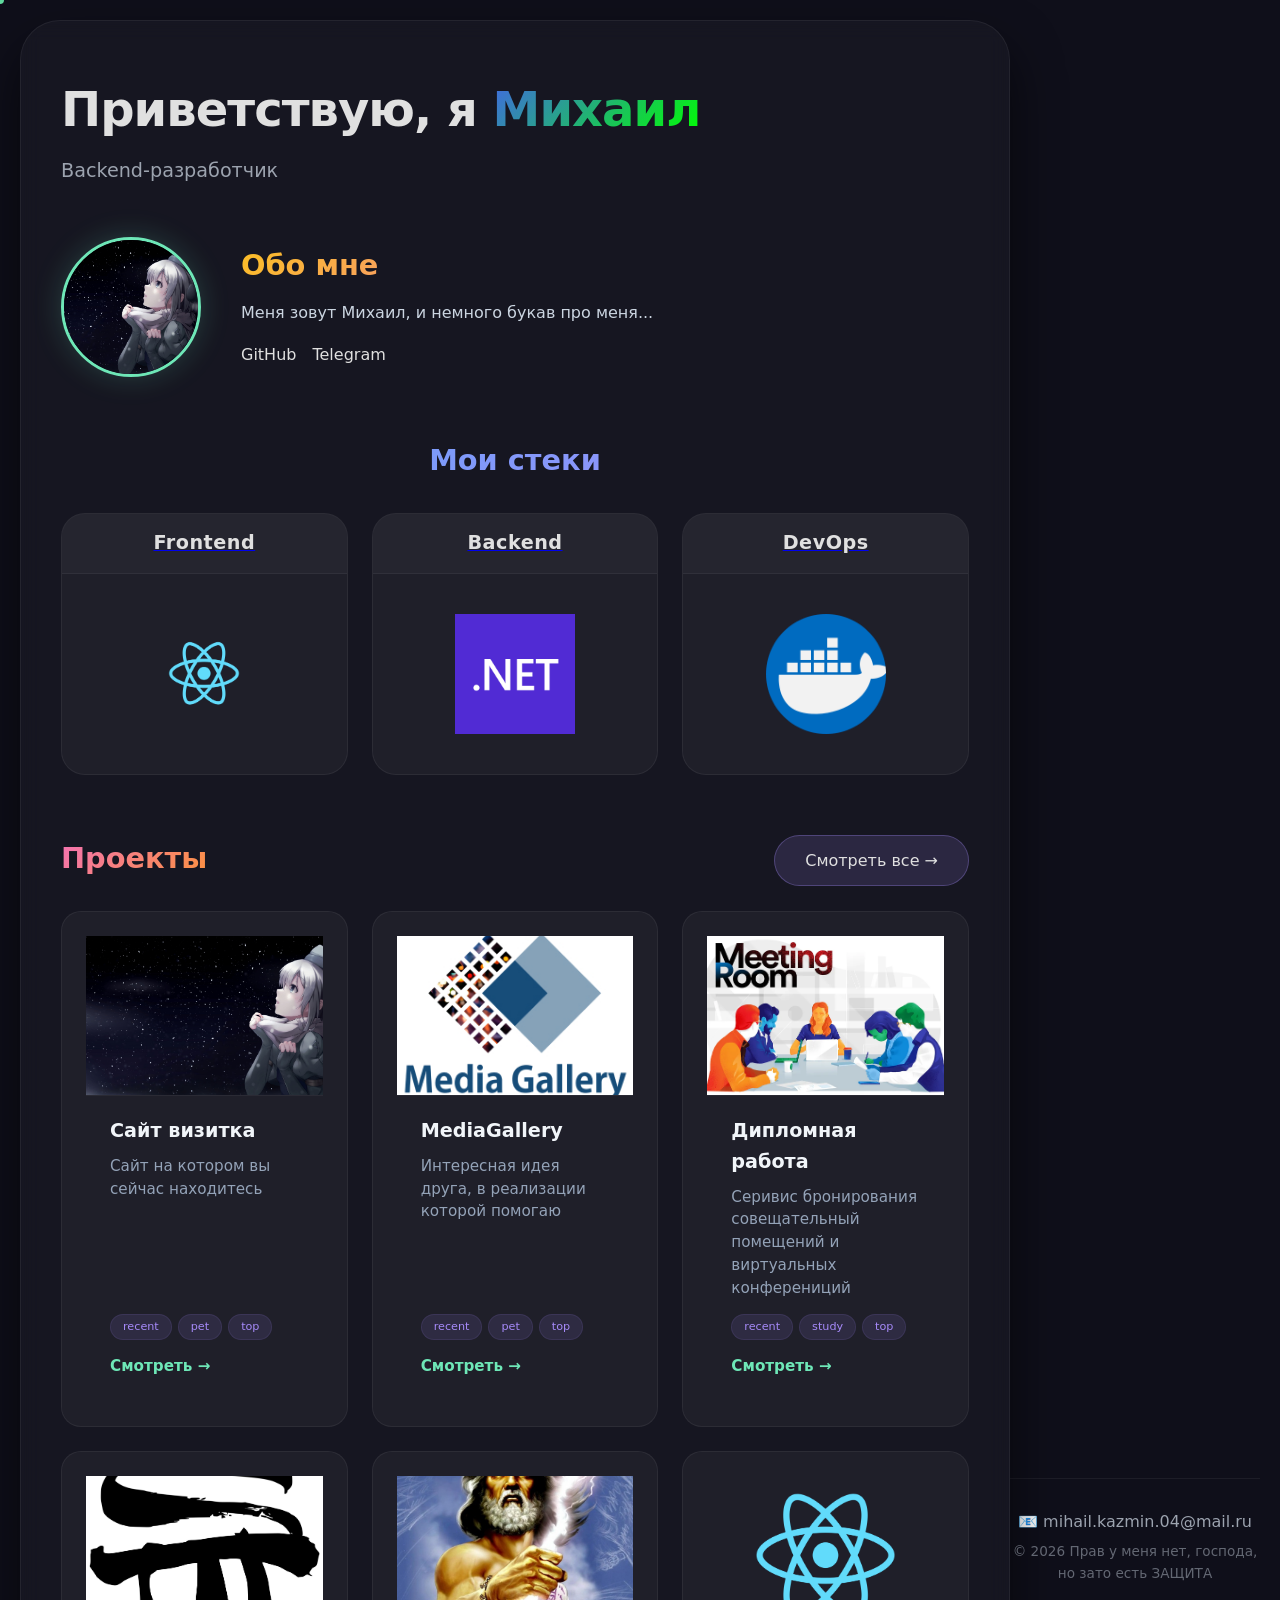
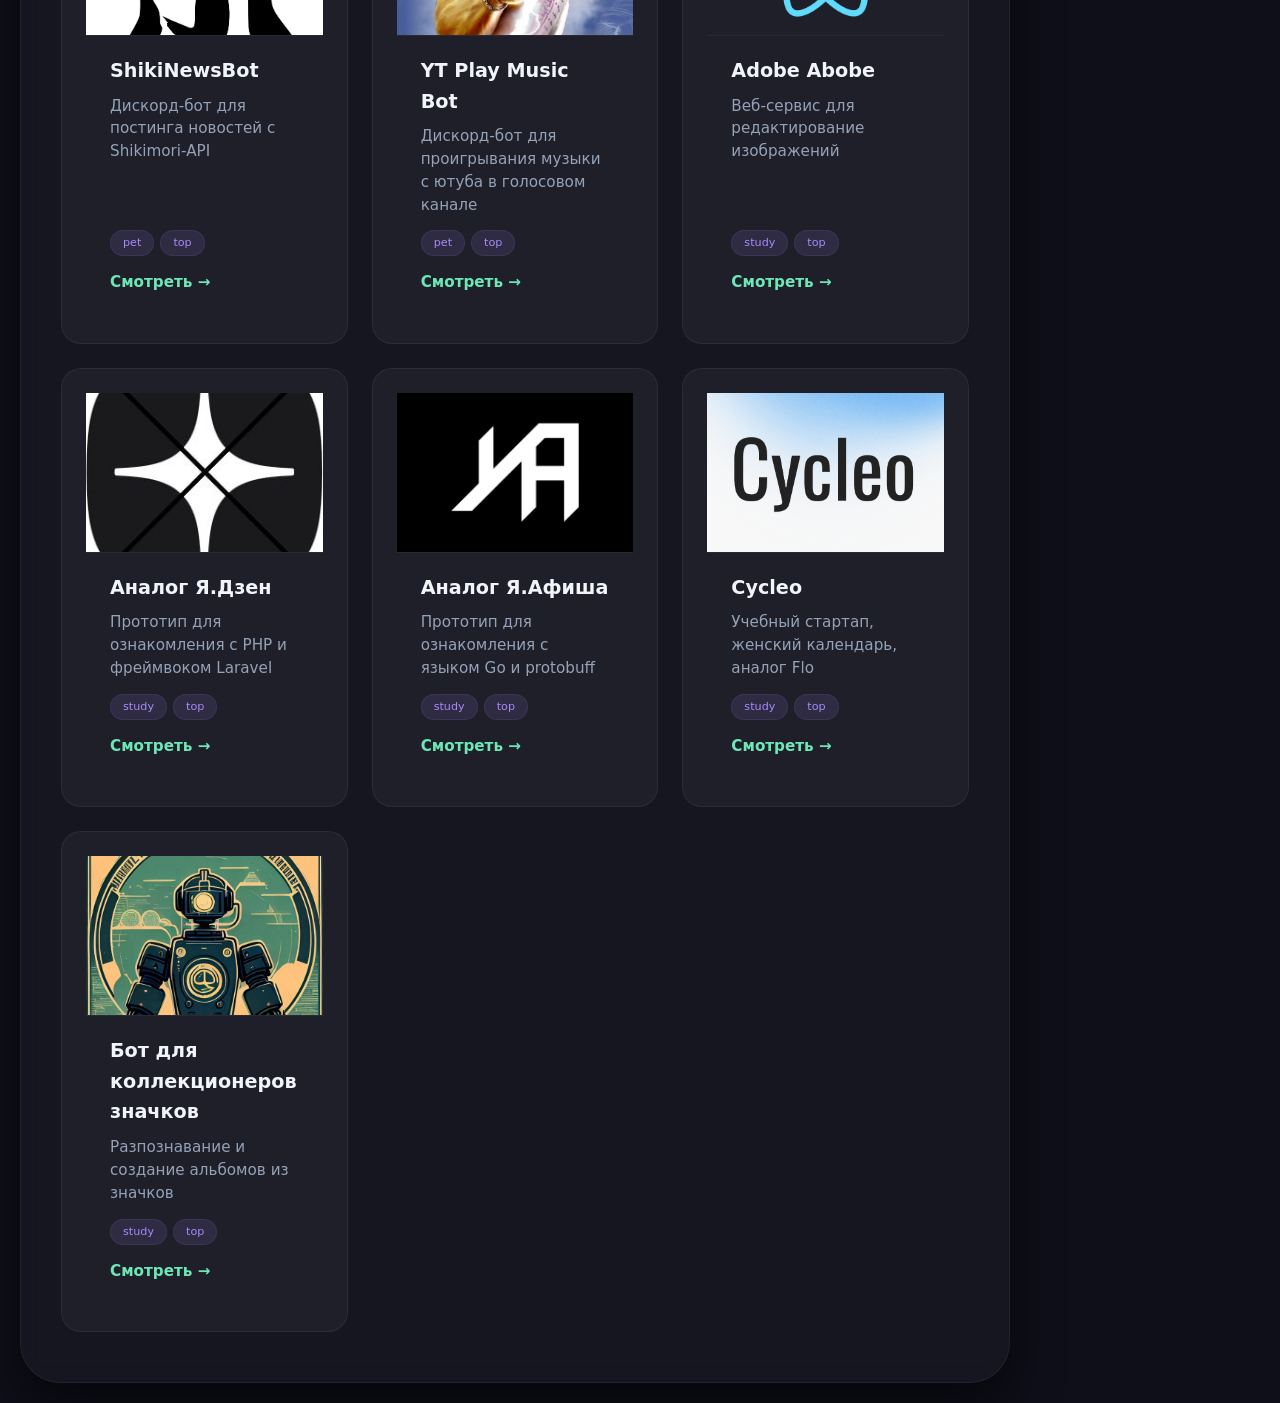
<file: index.html>
﻿<!DOCTYPE html>
<html lang="ru">
<head>
    <meta charset="UTF-8" />
    <meta name="viewport" content="width=device-width, initial-scale=1.0" />

    <link rel="icon" type="image/png" sizes="32x32" href="images/meta/favicon-32x32.png" />
    <link rel="icon" type="image/png" sizes="16x16" href="images/meta/favicon-16x16.png" />
    <!--<link rel="apple-touch-icon" sizes="180x180" href="/apple-touch-icon.png" />-->
    <link rel="manifest" href="data/site.webmanifest" />

    <title>Визитка Mihter</title>
    <meta name="description" content="Backend-разработчик Михаил. Создаю надёжные серверные решения,
          API и базы данных. Пет-проекты и коммерческая разработка." />

    <meta property="og:type" content="website" />
    <meta property="og:url" content="https://mihter.github.io/" />
    <meta property="og:title" content="Визитка Mihter | Михаил | Backend-разработчик" />
    <meta property="og:description" content="Backend-разработчик. .NET, C#, базы и хранилища данных, API.
          Пет-проекты и коммерческая разработка." />
    <meta property="og:image" content="https://mihter.github.io/images/meta/Np5u7EU.jpeg" />

    <meta name="twitter:card" content="summary_large_image" />
    <meta name="twitter:title" content="Mihter | Михаил | Backend-разработчик" />
    <meta name="twitter:description" content="Backend-разработчик. .NET, C#, базы и хранилища данных, API." />
    <meta name="twitter:image" content="https://mihter.github.io/images/meta/Np5u7EU.jpeg" />

    <link rel="stylesheet" href="styles/style.css" />
    <link rel="stylesheet" href="styles/cursor_style.css" />
    <link rel="stylesheet" href="styles/stack_style.css" />
    <link rel="stylesheet" href="styles/projects_style.css" />
    
</head>
<body>
    <script src="scripts/cursor.js"></script>
    <script src="scripts/projects-loader.js"></script>
    <script src="scripts/index-projects.js"></script>
    <div class="custom-cursor">
        <div class="cursor-dot"></div>
        <div class="cursor-ring"></div>
    </div>
    <div class="container">
        <!-- Шапка -->
        <header>
            <h1>Приветствую, я <span>Михаил</span></h1>
            <p class="subtitle">Backend-разработчик</p>
        </header>

        <!-- О себе -->
        <section class="about">
            <img src="images/meta/Np5u7EU.jpeg" alt="Фото профиля" class="avatar" />
            <div class="about-text">
                <h2>Обо мне</h2>
                <p>
                    Меня зовут Михаил, и немного букав про меня...
                </p>
                <div class="social">
                    <a href="https://github.com/Mihter">GitHub</a>
                    <a href="https://t.me/Mihter_2208">Telegram</a>
                </div>
            </div>
        </section>

        <!-- Стеки -->
        <section class="stacks">
            <h2>Мои стеки</h2>
            <div class="stacks-grid">
                <a href="pages/stack.html?stack=frontend" class="stack-link">
                    <div class="stack-card" data-stack="frontend">
                        <div class="stack-header">
                            <h3>Frontend</h3>
                        </div>
                        <div class="stack-image">
                            <img src="images/react.png" />
                        </div>
                    </div>
                </a>
                <a href="pages/stack.html?stack=backend" class="stack-link">
                    <div class="stack-card" data-stack="backend">
                        <div class="stack-header">
                            <h3>Backend</h3>
                        </div>
                        <div class="stack-image">
                            <img src="images/Microsoft_.NET_logo.png" />
                        </div>
                    </div>
                </a>
                <a href="pages/stack.html?stack=devops" class="stack-link">
                    <div class="stack-card" data-stack="devops">
                        <div class="stack-header">
                            <h3>DevOps</h3>
                        </div>
                        <div class="stack-image">
                            <img src="images/docker.png" />
                        </div>
                    </div>
                </a>
            </div>
        </section>

        <!-- Проекты -->
        <section class="projects">
            <div class="projects-header">
                <h2>Проекты</h2>
                <a href="pages/projects.html" class="more-link">Смотреть все →</a>
            </div>
            <div class="projects-grid">
                <!-- сгенерю JS'ом -->
            </div>
        </section>
    </div>
    <!-- Контакты -->
    <footer>
        <p>📧 mihail.kazmin.04@mail.ru</p>
        <p class="copy">© 2026 Прав у меня нет, господа, но зато есть ЗАЩИТА</p>
    </footer>
</body>
</html>
</file>
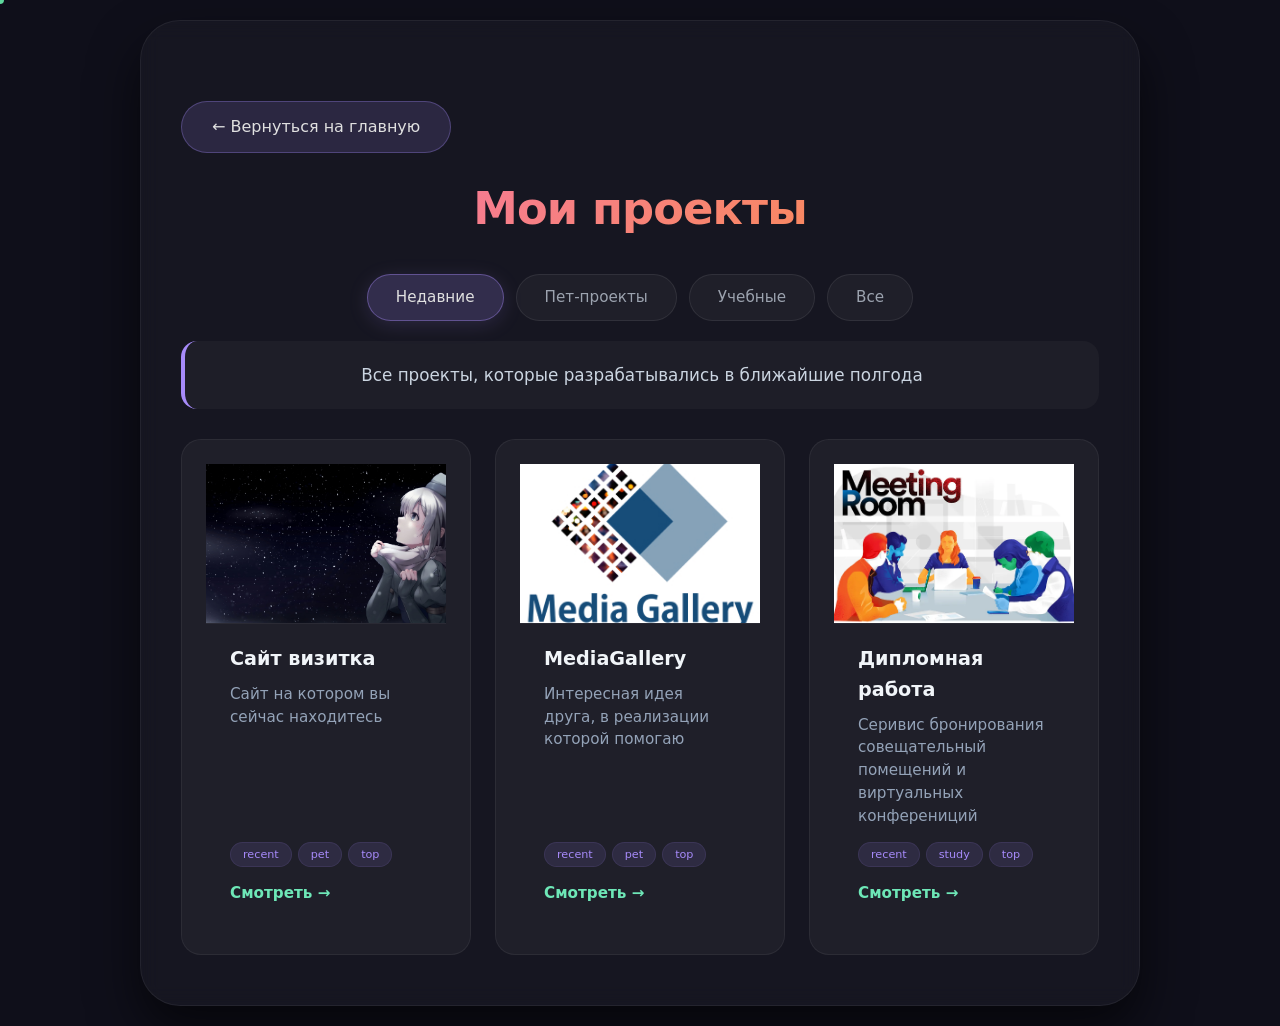
<file: pages/projects.html>
﻿<!DOCTYPE html>
<html lang="ru">
<head>
    <meta charset="UTF-8" />
    <meta name="viewport" content="width=device-width, initial-scale=1.0" />
    <title id="pageTitle">Мои проекты</title>

    <link rel="icon" type="image/png" sizes="32x32" href="../images/meta/favicon-32x32.png" />
    <link rel="icon" type="image/png" sizes="16x16" href="../images/meta/favicon-16x16.png" />

    <link rel="stylesheet" href="../styles/style.css" />
    <link rel="stylesheet" href="../styles/cursor_style.css" />
    <link rel="stylesheet" href="../styles/stack_style.css" />
    <link rel="stylesheet" href="../styles/projects_style.css" />
</head>
<body>
    <script src="../scripts/cursor.js"></script>
    <script src="../scripts/projects-loader.js"></script>
    <script src="../scripts/projects.js"></script>
    <div class="custom-cursor">
        <div class="cursor-dot"></div>
        <div class="cursor-ring"></div>
    </div>
    <div class="container" id="app">
        <!-- весь контент генерирует файл projects.js с учётом projects.json -->
        <div id="content"></div>
    </div>
</body>
</html>
</file>
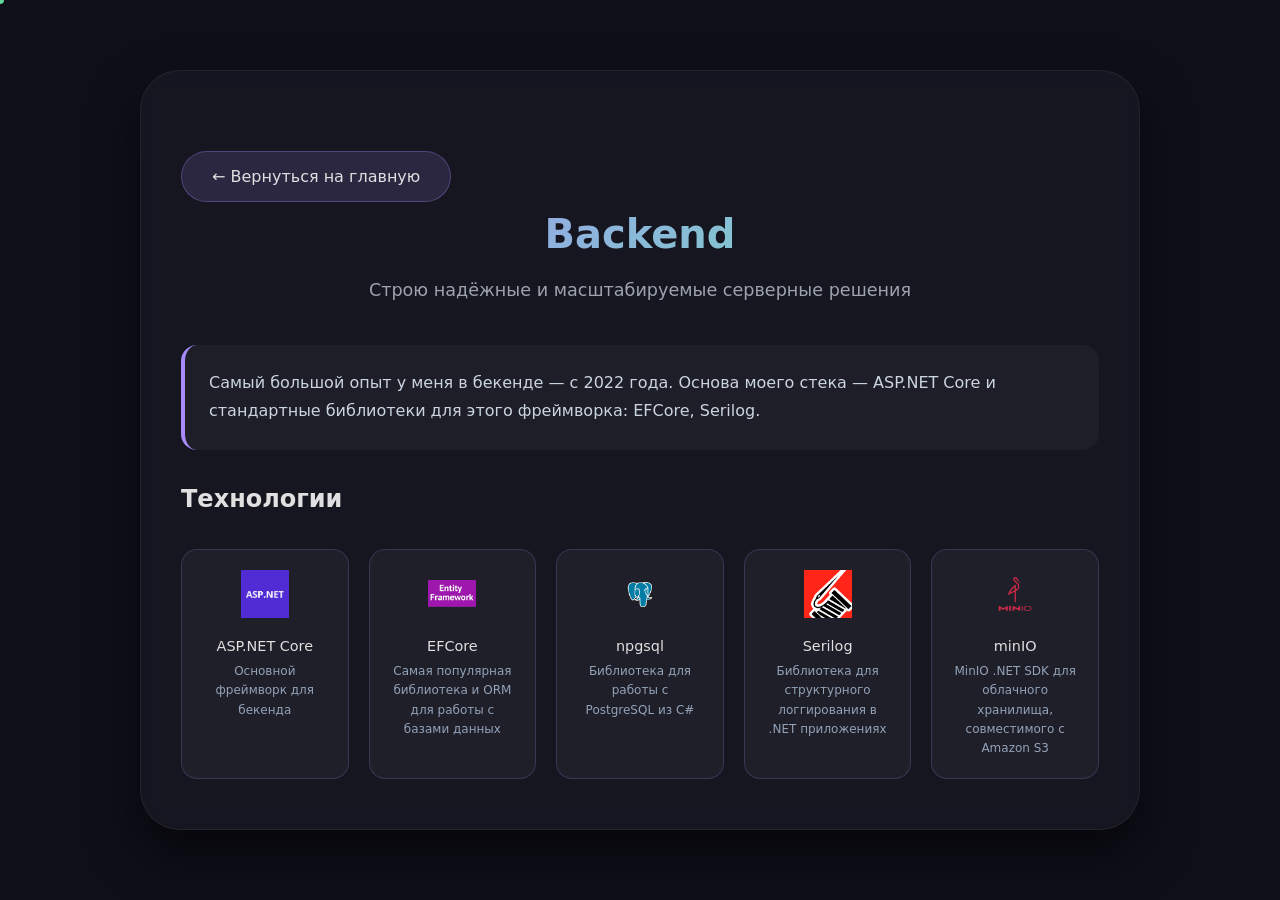
<file: pages/stack.html>
﻿<!DOCTYPE html>
<html lang="ru">
<head>
    <meta charset="UTF-8" />
    <meta name="viewport" content="width=device-width, initial-scale=1.0" />
    <title id="pageTitle">Стек</title>

    <link rel="icon" type="image/png" sizes="32x32" href="../images/meta/favicon-32x32.png" />
    <link rel="icon" type="image/png" sizes="16x16" href="../images/meta/favicon-16x16.png" />

    <link rel="stylesheet" href="../styles/style.css" />
    <link rel="stylesheet" href="../styles/cursor_style.css" />
    <link rel="stylesheet" href="../styles/stack_style.css" />
</head>
<body>
    <script src="../scripts/cursor.js"></script>
    <script src="../scripts/stack.js"></script>
    <div class="custom-cursor">
        <div class="cursor-dot"></div>
        <div class="cursor-ring"></div>
    </div>
    <div class="container" id="app">
        <!-- весь контент генерирует файл stack.js с учётом tech.json -->
        <div id="content"></div>
    </div>
</body>
</html>
</file>
<file: styles/style.css>
﻿/* Сброс и базовые стили */
* {
    margin: 0;
    padding: 0;
    box-sizing: border-box;
}

body {
    font-family: 'Segoe UI', system-ui, -apple-system, sans-serif;
    background: #0f0f1a;
    color: #e0e0e0;
    line-height: 1.6;
    min-height: 100vh;
    display: flex;
    justify-content: center;
    align-items: center;
    padding: 20px;
}

.container {
    max-width: 1000px;
    width: 100%;
    background: rgba(255, 255, 255, 0.03);
    backdrop-filter: blur(10px);
    border-radius: 40px;
    padding: 50px 40px;
    border: 1px solid rgba(255, 255, 255, 0.06);
    box-shadow: 0 25px 50px rgba(0, 0, 0, 0.6);
}

/* Шапка */
header h1 {
    font-size: 3rem;
    font-weight: 700;
    letter-spacing: -0.02em;
}

    header h1 span {
        background: linear-gradient(135deg, #4169E1, #00FF00);
        -webkit-background-clip: text;
        -webkit-text-fill-color: transparent;
    }

.subtitle {
    font-size: 1.2rem;
    color: #9ca3af;
    margin-top: 8px;
}

/* Обо мне */
.about {
    display: flex;
    align-items: center;
    gap: 40px;
    margin: 50px 0 60px;
    flex-wrap: wrap;
}

.avatar {
    width: 140px;
    height: 140px;
    border-radius: 50%;
    object-fit: cover;
    border: 3px solid #6ee7b7;
    box-shadow: 0 0 30px rgba(110, 231, 183, 0.2);
    flex-shrink: 0;
    object-position: 95% center;
}

.about-text h2 {
    font-size: 1.8rem;
    margin-bottom: 12px;
    background: linear-gradient(135deg, #fbbf24, #f472b6);
    -webkit-background-clip: text;
    -webkit-text-fill-color: transparent;
}

.about-text p {
    color: #cbd5e1;
    max-width: 500px;
}

.social {
    margin-top: 16px;
    display: flex;
    gap: 16px;
}

.social a {
    color: #e0e0e0;
    text-decoration: none;
    font-weight: 500;
    transition: color 0.3s;
    border-bottom: 2px solid transparent;
    padding-bottom: 2px;
}

.social a:hover {
    color: #a78bfa;
    border-bottom-color: #a78bfa;
}

/*Стеки*/
.stacks {
    margin-bottom: 60px;
}

.stacks h2 {
    font-size: 1.8rem;
    margin-bottom: 30px;
    background: linear-gradient(135deg, #60a5fa, #a78bfa);
    -webkit-background-clip: text;
    -webkit-text-fill-color: transparent;
    text-align: center;
}

.stacks-grid {
    display: grid;
    grid-template-columns: repeat(3, 1fr);
    gap: 24px;
}

.stack-card {
    background: rgba(255, 255, 255, 0.04);
    border-radius: 24px;
    border: 1px solid rgba(255, 255, 255, 0.06);
    overflow: hidden;
    transition: all 0.4s cubic-bezier(0.175, 0.885, 0.32, 1.275);
    position: relative;
}

.stack-card:hover {
    transform: translateY(-8px) scale(1.02);
    box-shadow: 0 20px 60px rgba(0, 0, 0, 0.4);
    border-color: rgba(167, 139, 250, 0.3);
}

.stack-header {
    padding: 14px 20px;
    background: rgba(255, 255, 255, 0.03);
    border-bottom: 1px solid rgba(255, 255, 255, 0.05);
    text-align: center;
    min-height: 60px;
    display: flex;
    align-items: center;
    justify-content: center;
}

    .stack-header h3 {
        font-size: 1.2rem;
        font-weight: 600;
        margin: 0;
        color: #e0e0e0;
        transition: color 0.3s;
        letter-spacing: 0.5px;
    }

.stack-card:hover .stack-header h3 {
    background: linear-gradient(135deg, #60a5fa, #a78bfa);
    -webkit-background-clip: text;
    -webkit-text-fill-color: transparent;
}

/* Анимация иконок при наведении */
.stack-card:hover .stack-image img {
    filter: grayscale(0) brightness(1);
    opacity: 1;
    transform: scale(1.1) rotate(2deg);
}

    .stack-card:hover .stack-image img:nth-child(1) {
        transform: scale(1.15) rotate(-3deg);
        animation: floatIcon 2s ease-in-out infinite;
    }

/* Индивидуальная подсветка карточек */
.stack-card[data-stack="frontend"]:hover {
    border-color: rgba(97, 218, 251, 0.4);
    box-shadow: 0 20px 60px rgba(97, 218, 251, 0.1);
}

    .stack-card[data-stack="frontend"]:hover .stack-header h3 {
        background: linear-gradient(135deg, #61dafb, #f7df1e);
        -webkit-background-clip: text;
        -webkit-text-fill-color: transparent;
    }

.stack-card[data-stack="backend"]:hover {
    border-color: rgba(167, 139, 250, 0.4);
    box-shadow: 0 20px 60px rgba(167, 139, 250, 0.1);
}

    .stack-card[data-stack="backend"]:hover .stack-header h3 {
        background: linear-gradient(135deg, #a78bfa, #6ee7b7);
        -webkit-background-clip: text;
        -webkit-text-fill-color: transparent;
    }

.stack-card[data-stack="devops"]:hover {
    border-color: rgba(110, 231, 183, 0.4);
    box-shadow: 0 20px 60px rgba(110, 231, 183, 0.1);
}

    .stack-card[data-stack="devops"]:hover .stack-header h3 {
        background: linear-gradient(135deg, #6ee7b7, #60a5fa);
        -webkit-background-clip: text;
        -webkit-text-fill-color: transparent;
    }

.stack-image {
    padding: 24px 20px;
    display: flex;
    justify-content: center;
    align-items: center;
    min-height: 200px;
}

    .stack-image img {
        width: 120px;
        height: 120px;
        object-fit: contain;
    }

/* Анимация плавания */
@keyframes floatIcon {
    0%, 100% {
        transform: translateY(0) scale(1.1) rotate(var(--rotate, 0deg));
    }

    50% {
        transform: translateY(-8px) scale(1.15) rotate(var(--rotate, 0deg));
    }
}

/* Навыки */
.skills {
    margin-bottom: 60px;
}

.skills h2 {
    font-size: 1.8rem;
    margin-bottom: 20px;
    background: linear-gradient(135deg, #60a5fa, #a78bfa);
    -webkit-background-clip: text;
    -webkit-text-fill-color: transparent;
    text-align: center;
}

.skills-grid {
    display: flex;
    flex-wrap: wrap;
    gap: 12px;
}

.skill-card {
    background: rgba(255, 255, 255, 0.06);
    padding: 10px 24px;
    border-radius: 40px;
    border: 1px solid rgba(255, 255, 255, 0.08);
    font-weight: 500;
    font-size: 0.95rem;
    transition: all 0.3s;
    cursor: default;
}

.skill-card:hover {
    background: rgba(167, 139, 250, 0.15);
    border-color: #a78bfa;
    transform: translateY(-3px);
    box-shadow: 0 8px 25px rgba(167, 139, 250, 0.15);
}

/* Проекты */
.projects-header {
    display: flex;
    justify-content: space-between;
    align-items: center;
    width: 100%;
}

.projects h2 {
    font-size: 1.8rem;
    margin-bottom: 20px;
    background: linear-gradient(135deg, #f472b6, #fb923c);
    -webkit-background-clip: text;
    -webkit-text-fill-color: transparent;
}

.more-link {
    display: inline-block;
    margin-bottom: 15px;
    padding: 12px 30px;
    background: rgba(167, 139, 250, 0.15);
    border: 1px solid rgba(167, 139, 250, 0.3);
    border-radius: 30px;
    color: #e0e0e0;
    text-decoration: none;
    transition: all 0.3s;
    white-space: nowrap;
}

    .more-link:hover {
        background: rgba(167, 139, 250, 0.25);
        transform: translateY(-3px);
        box-shadow: 0 8px 25px rgba(167, 139, 250, 0.15);
    }

.projects-grid {
    display: grid;
    grid-template-columns: repeat(auto-fit, minmax(250px, 1fr));
    gap: 24px;
}

.project-card {
    background: rgba(255, 255, 255, 0.04);
    padding: 24px;
    border-radius: 24px;
    border: 1px solid rgba(255, 255, 255, 0.06);
    transition: all 0.3s;
}

.project-card:hover {
    background: rgba(255, 255, 255, 0.07);
    border-color: rgba(255, 255, 255, 0.12);
    transform: translateY(-6px);
    box-shadow: 0 12px 40px rgba(0, 0, 0, 0.3);
}

.project-card h3 {
    font-size: 1.2rem;
    margin-bottom: 8px;
    color: #f1f5f9;
}

.project-card p {
    color: #94a3b8;
    font-size: 0.95rem;
    margin-bottom: 14px;
}

.project-card a {
    color: #6ee7b7;
    text-decoration: none;
    font-weight: 600;
    transition: color 0.3s;
}

.project-card a:hover {
    color: #a78bfa;
}

/* Футер */
footer {
    text-align: center;
    margin-top: 60px;
    padding-top: 30px;
    border-top: 1px solid rgba(255, 255, 255, 0.06);
    max-width: 250px;
}

footer p {
    color: #9ca3af;
}

.copy {
    font-size: 0.85rem;
    margin-top: 6px;
    opacity: 0.6;
}

/* Адаптив */
@media (max-width: 700px) {
    .container {
        padding: 30px 20px;
    }

    header h1 {
        font-size: 2.2rem;
    }

    .about {
        flex-direction: column;
        text-align: center;
    }

    .about-text p {
        max-width: 100%;
    }

    .social {
        justify-content: center;
    }

    .projects-grid {
        grid-template-columns: 1fr;
    }
}

@media (max-width: 900px) {
    .stacks-grid {
        grid-template-columns: repeat(2, 1fr);
    }

    body {
        flex-direction: column;
    }

    footer{
        max-width: none;
    }
}

@media (max-width: 600px) {
    .stacks-grid {
        grid-template-columns: 1fr;
        max-width: 400px;
        margin: 0 auto;
    }
}
</file>
<file: styles/cursor_style.css>
﻿/* ===== Кастомный курсор ===== */
.custom-cursor {
	position: fixed;
	pointer-events: none;
	z-index: 9999;
	top: 0;
	left: 0;
	width: 100%;
	height: 100%;
	mix-blend-mode: difference;
}

.cursor-dot {
	position: absolute;
	width: 8px;
	height: 8px;
	background: #6ee7b7;
	border-radius: 50%;
	transform: translate(-50%, -50%);
	transition: width 0.3s, height 0.3s, background 0.3s;
}

.cursor-ring {
	position: absolute;
	width: 40px;
	height: 40px;
	border: 2px solid rgba(110, 231, 183, 0.5);
	border-radius: 50%;
	transform: translate(-50%, -50%);
	transition: width 0.3s, height 0.3s, border-color 0.3s;
}

/* снос стандартного курсора */
body {
	cursor: none;
}

a, button, .project-card, .stack-card, .skill-card, .avatar, .social a {
	cursor: none;
}

/* Для мобилок убрать курсор */
@media (max-width: 768px) {
	.custom-cursor {
		display: none;
	}

	body {
		cursor: default;
	}

	a, button, .project-card, .skill-card, .avatar, .social a {
		cursor: default;
	}
}
</file>
<file: styles/stack_style.css>
﻿/* Стили для страниц стеков */
.stack-page-title {
    text-align: center;
    font-size: 2.5rem;
    margin-bottom: 10px;
}

.stack-page-subtitle {
    text-align: center;
    color: #9ca3af;
    font-size: 1.1rem;
    margin-bottom: 40px;
}

.stack-description {
    background: rgba(255, 255, 255, 0.03);
    border-radius: 16px;
    padding: 24px;
    border-left: 4px solid #6ee7b7;
    margin: 20px 0 30px;
    color: #cbd5e1;
    line-height: 1.8;
}

.tech-grid {
    display: grid;
    grid-template-columns: repeat(auto-fit, minmax(120px, 1fr));
    gap: 20px;
    margin-top: 30px;
}

.tech-item {
    background: rgba(255, 255, 255, 0.04);
    border-radius: 16px;
    padding: 20px;
    text-align: center;
    border: 1px solid rgba(255, 255, 255, 0.06);
    transition: all 0.3s;
}

    .tech-item:hover {
        transform: translateY(-5px);
        background: rgba(255, 255, 255, 0.08);
        border-color: rgba(167, 139, 250, 0.3);
    }

    .tech-item img {
        width: 48px;
        height: 48px;
        object-fit: contain;
        margin-bottom: 10px;
    }

    .tech-item span {
        display: block;
        color: #e0e0e0;
        font-size: 0.9rem;
    }

    .tech-item .tech-desc {
        font-size: 0.75rem;
        color: #94a3b8;
        margin-top: 4px;
    }

.back-link {
    display: inline-block;
    margin-top: 30px;
    padding: 12px 30px;
    background: rgba(167, 139, 250, 0.15);
    border: 1px solid rgba(167, 139, 250, 0.3);
    border-radius: 30px;
    color: #e0e0e0;
    text-decoration: none;
    transition: all 0.3s;
}

    .back-link:hover {
        background: rgba(167, 139, 250, 0.25);
        transform: translateY(-3px);
        box-shadow: 0 8px 25px rgba(167, 139, 250, 0.15);
    }
</file>
<file: styles/projects_style.css>
﻿/* Стили для страницы проектов */

.projects-page-title {
    font-size: 2.8rem;
    font-weight: 700;
    text-align: center;
    margin: 20px 0 30px;
    background: linear-gradient(135deg, #f472b6, #fb923c);
    -webkit-background-clip: text;
    -webkit-text-fill-color: transparent;
    letter-spacing: -0.02em;
}

.filter-buttons {
    display: flex;
    flex-wrap: wrap;
    gap: 12px;
    justify-content: center;
    margin: 10px 0 20px;
}

.filter-btn {
    padding: 10px 28px;
    border-radius: 30px;
    border: 1px solid rgba(255, 255, 255, 0.08);
    background: rgba(255, 255, 255, 0.04);
    color: #9ca3af;
    text-decoration: none;
    font-weight: 500;
    font-size: 0.95rem;
    transition: all 0.3s ease;
    white-space: nowrap;
}

    .filter-btn:hover {
        background: rgba(255, 255, 255, 0.08);
        color: #e0e0e0;
        transform: translateY(-2px);
    }

    .filter-btn.active {
        background: rgba(167, 139, 250, 0.2);
        border-color: rgba(167, 139, 250, 0.4);
        color: #e0e0e0;
        box-shadow: 0 4px 20px rgba(167, 139, 250, 0.15);
    }

.filter-description {
    background: rgba(255, 255, 255, 0.03);
    border-radius: 16px;
    padding: 20px 28px;
    margin: 10px 0 30px;
    border-left: 4px solid #a78bfa;
    color: #cbd5e1;
    font-size: 1.05rem;
    line-height: 1.7;
    text-align: center;
}

    .filter-description p {
        margin: 0;
    }

/* Сетка проектов */
.projects-grid {
    display: grid;
    grid-template-columns: repeat(auto-fill, minmax(280px, 1fr));
    gap: 24px;
    margin-top: 10px;
}

/* Карточка проекта */
.project-card {
    background: rgba(255, 255, 255, 0.04);
    border-radius: 20px;
    border: 1px solid rgba(255, 255, 255, 0.06);
    overflow: hidden;
    transition: all 0.3s ease;
    display: flex;
    flex-direction: column;
}

    .project-card:hover {
        background: rgba(255, 255, 255, 0.07);
        border-color: rgba(255, 255, 255, 0.12);
        transform: translateY(-6px);
        box-shadow: 0 12px 40px rgba(0, 0, 0, 0.3);
    }

.project-image {
    width: 100%;
    height: 160px;
    object-fit: cover;
    border-bottom: 1px solid rgba(255, 255, 255, 0.05);
}

.project-card-content {
    padding: 20px 24px 24px;
    flex: 1;
    display: flex;
    flex-direction: column;
}

    .project-card-content h3 {
        font-size: 1.2rem;
        font-weight: 600;
        color: #f1f5f9;
        margin-bottom: 8px;
    }

    .project-card-content p {
        color: #94a3b8;
        font-size: 0.95rem;
        line-height: 1.5;
        margin-bottom: 14px;
        flex: 1;
    }

.project-tags {
    display: flex;
    flex-wrap: wrap;
    gap: 6px;
    margin-bottom: 14px;
}

.project-tag {
    background: rgba(167, 139, 250, 0.12);
    color: #a78bfa;
    font-size: 0.7rem;
    padding: 3px 12px;
    border-radius: 20px;
    border: 1px solid rgba(167, 139, 250, 0.1);
    text-transform: lowercase;
}

.project-link {
    color: #6ee7b7;
    text-decoration: none;
    font-weight: 600;
    font-size: 0.95rem;
    transition: color 0.3s;
    align-self: flex-start;
}

    .project-link:hover {
        color: #a78bfa;
    }

.no-projects {
    text-align: center;
    color: #94a3b8;
    font-size: 1.1rem;
    grid-column: 1 / -1;
    padding: 40px 0;
}

/* Адаптив */
@media (max-width: 700px) {
    .projects-page-title {
        font-size: 2rem;
    }

    .filter-buttons {
        gap: 8px;
    }

    .filter-btn {
        padding: 8px 18px;
        font-size: 0.85rem;
    }

    .filter-description {
        padding: 16px 20px;
        font-size: 0.95rem;
    }

    .projects-grid {
        grid-template-columns: 1fr;
    }
}

@media (max-width: 480px) {
    .filter-buttons {
        flex-wrap: wrap;
        justify-content: center;
    }

    .filter-btn {
        flex: 1 1 auto;
        min-width: 80px;
        text-align: center;
    }
}
</file>
